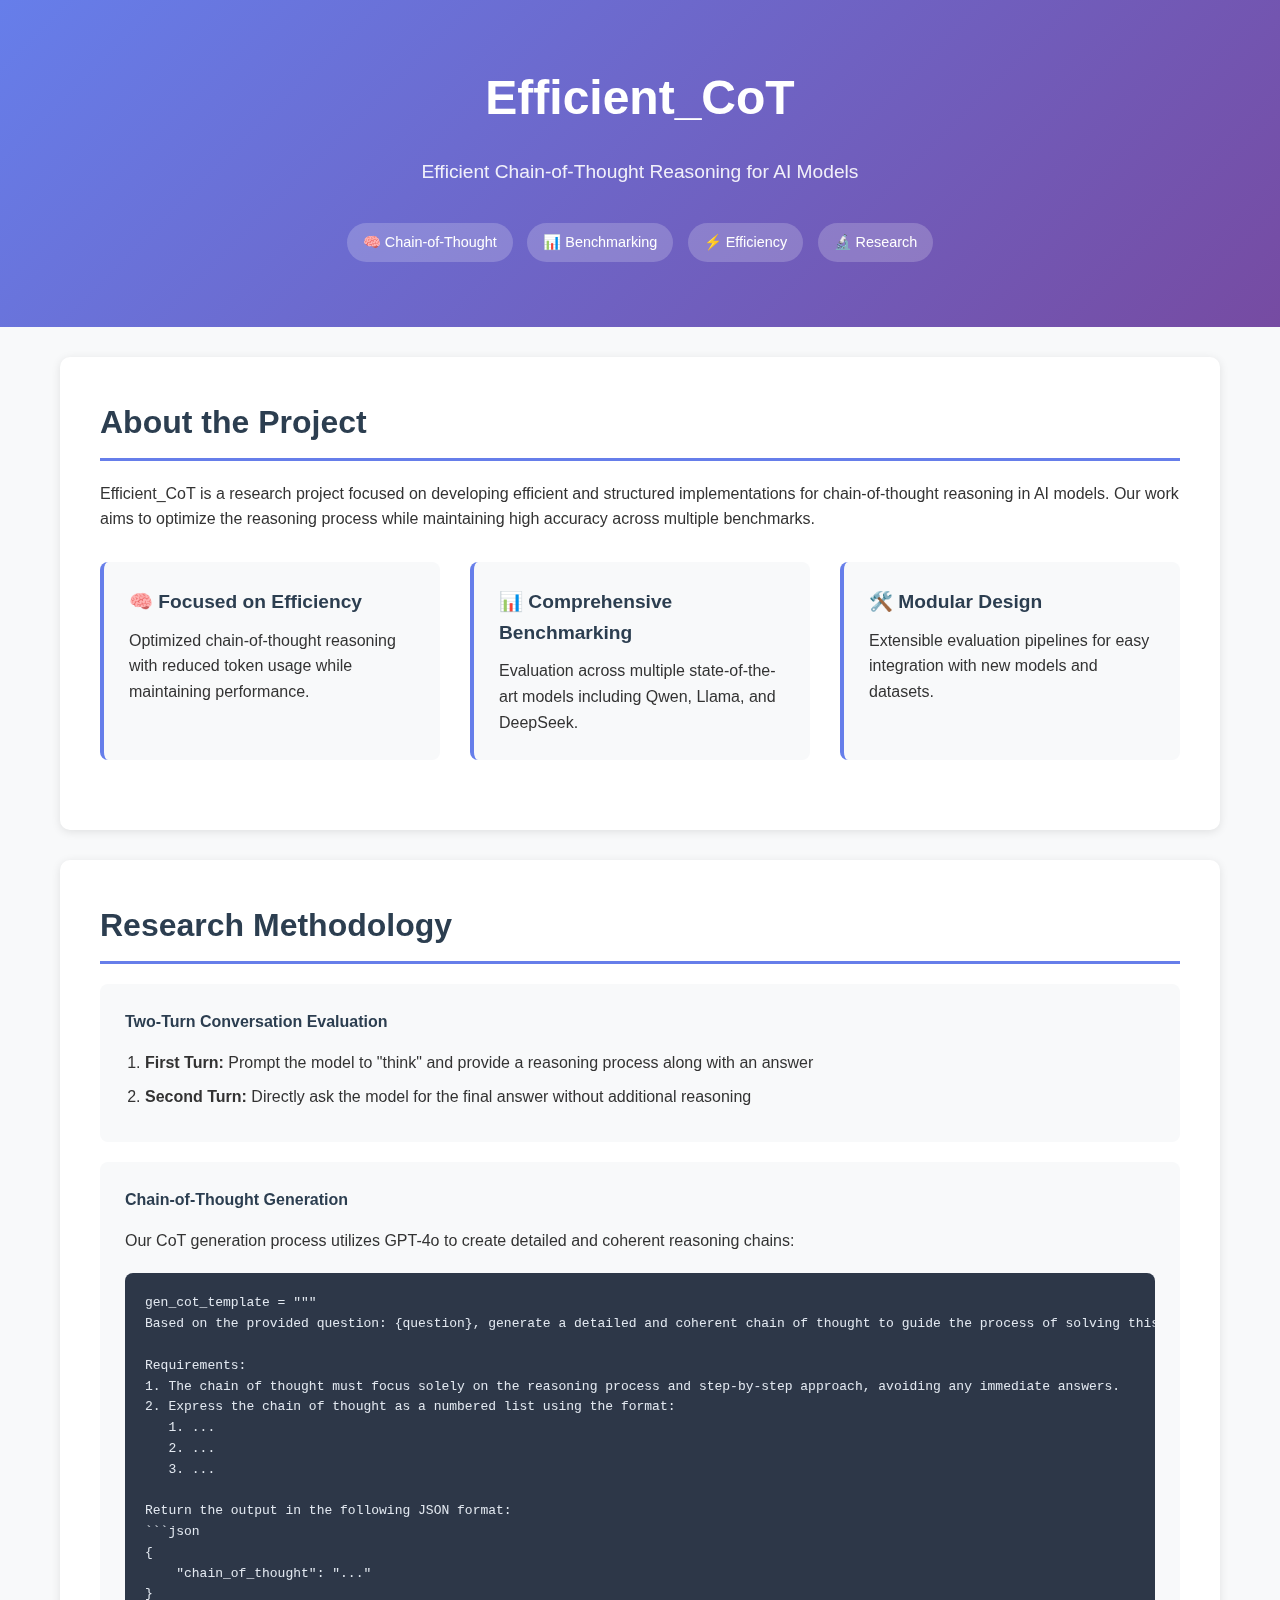
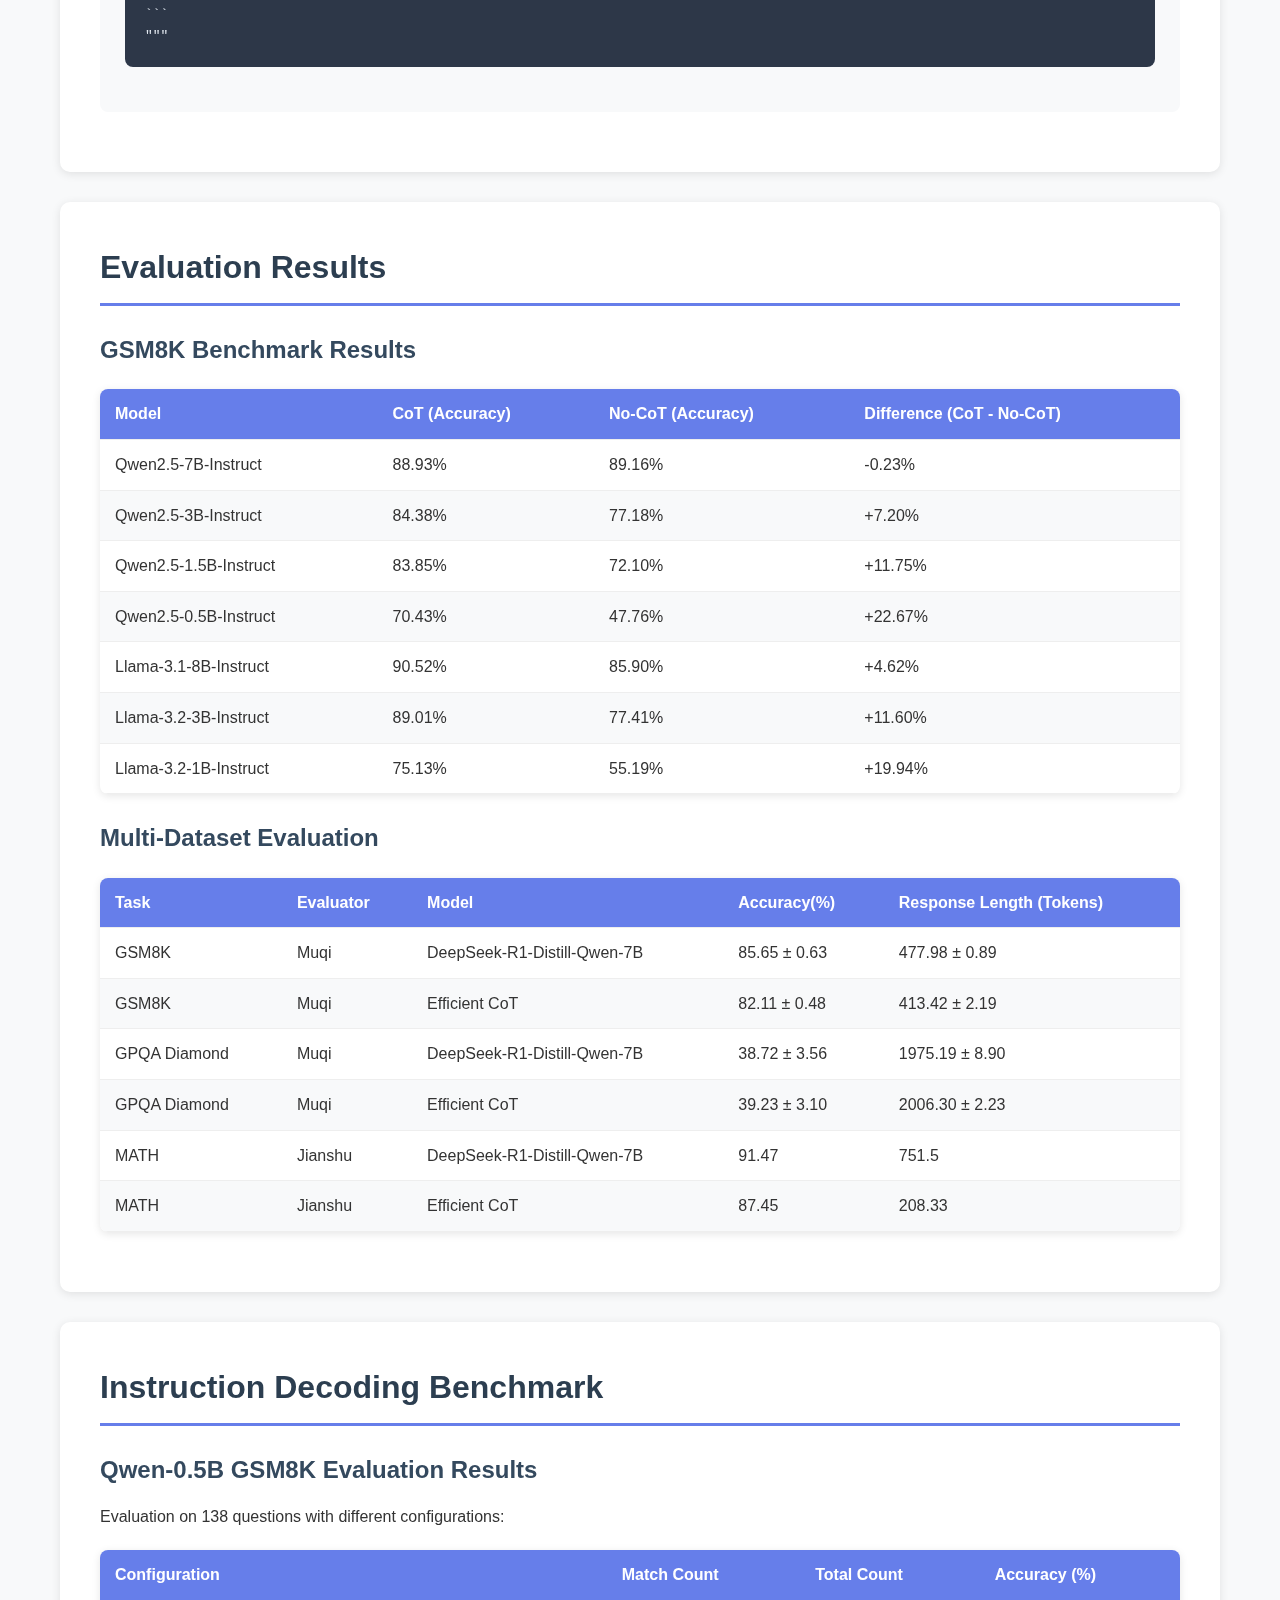
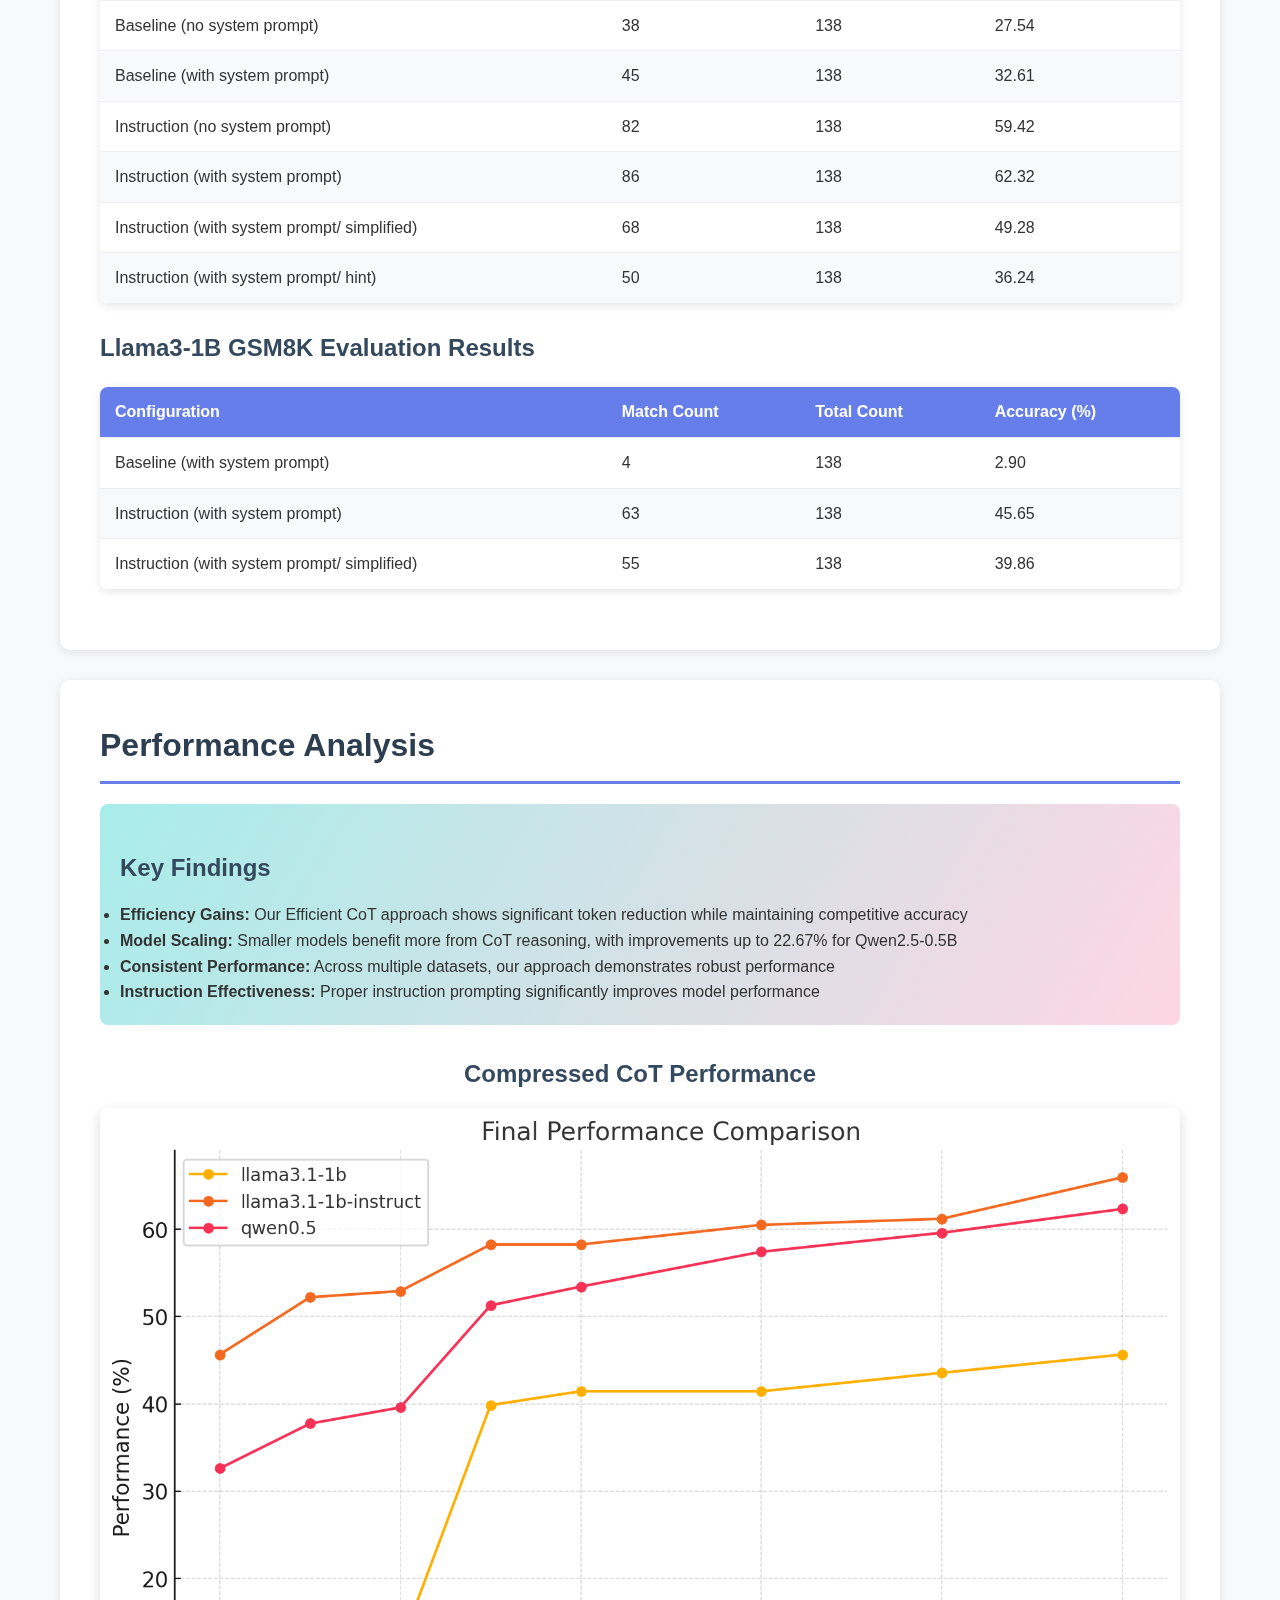
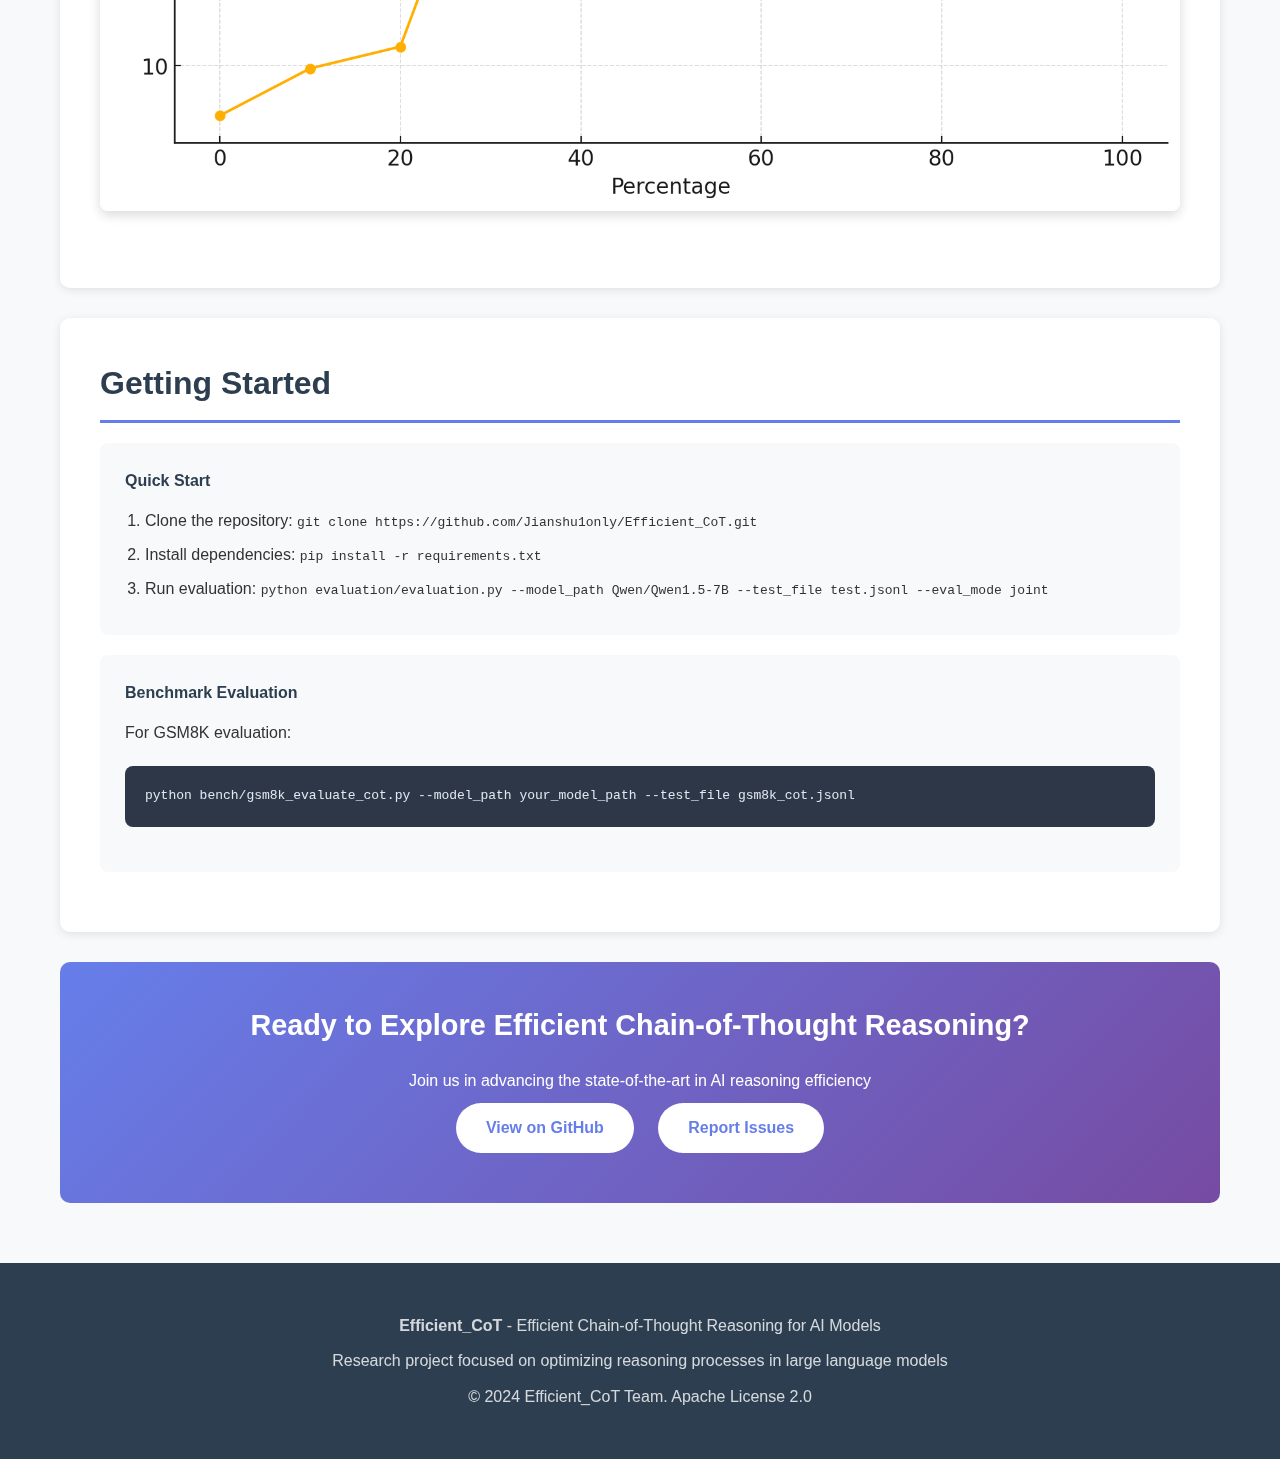
<file: doc/index.html>
<!DOCTYPE html>
<html lang="en">
<head>
    <meta charset="UTF-8">
    <meta name="viewport" content="width=device-width, initial-scale=1.0">
    <title>Efficient_CoT: Efficient Chain-of-Thought Reasoning</title>
    <style>
        * {
            margin: 0;
            padding: 0;
            box-sizing: border-box;
        }

        body {
            font-family: -apple-system, BlinkMacSystemFont, 'Segoe UI', Roboto, Oxygen, Ubuntu, Cantarell, sans-serif;
            line-height: 1.6;
            color: #333;
            background-color: #f8f9fa;
        }

        .container {
            max-width: 1200px;
            margin: 0 auto;
            padding: 0 20px;
        }

        header {
            background: linear-gradient(135deg, #667eea 0%, #764ba2 100%);
            color: white;
            padding: 60px 0;
            text-align: center;
        }

        .header-content h1 {
            font-size: 3rem;
            margin-bottom: 20px;
            font-weight: 700;
        }

        .header-content p {
            font-size: 1.2rem;
            opacity: 0.9;
            max-width: 600px;
            margin: 0 auto;
        }

        .badges {
            margin-top: 30px;
        }

        .badge {
            display: inline-block;
            background: rgba(255, 255, 255, 0.2);
            padding: 8px 16px;
            border-radius: 20px;
            margin: 5px;
            font-size: 0.9rem;
        }

        main {
            padding: 60px 0;
        }

        .section {
            background: white;
            margin: 30px 0;
            padding: 40px;
            border-radius: 10px;
            box-shadow: 0 2px 10px rgba(0, 0, 0, 0.1);
        }

        .section h2 {
            color: #2c3e50;
            font-size: 2rem;
            margin-bottom: 20px;
            border-bottom: 3px solid #667eea;
            padding-bottom: 10px;
        }

        .section h3 {
            color: #34495e;
            font-size: 1.5rem;
            margin: 25px 0 15px 0;
        }

        .features {
            display: grid;
            grid-template-columns: repeat(auto-fit, minmax(300px, 1fr));
            gap: 30px;
            margin: 30px 0;
        }

        .feature {
            background: #f8f9fa;
            padding: 25px;
            border-radius: 8px;
            border-left: 4px solid #667eea;
        }

        .feature h4 {
            color: #2c3e50;
            margin-bottom: 10px;
            font-size: 1.2rem;
        }

        .results-table {
            width: 100%;
            border-collapse: collapse;
            margin: 20px 0;
            background: white;
            border-radius: 8px;
            overflow: hidden;
            box-shadow: 0 2px 8px rgba(0, 0, 0, 0.1);
        }

        .results-table th,
        .results-table td {
            padding: 12px 15px;
            text-align: left;
            border-bottom: 1px solid #eee;
        }

        .results-table th {
            background: #667eea;
            color: white;
            font-weight: 600;
        }

        .results-table tr:nth-child(even) {
            background: #f8f9fa;
        }

        .results-table tr:hover {
            background: #e3f2fd;
        }

        .highlight {
            background: linear-gradient(120deg, #a8edea 0%, #fed6e3 100%);
            padding: 20px;
            border-radius: 8px;
            margin: 20px 0;
        }

        .methodology {
            background: #f8f9fa;
            padding: 25px;
            border-radius: 8px;
            margin: 20px 0;
        }

        .methodology h4 {
            color: #2c3e50;
            margin-bottom: 15px;
        }

        .methodology ol {
            padding-left: 20px;
        }

        .methodology li {
            margin: 8px 0;
        }

        .code-block {
            background: #2d3748;
            color: #e2e8f0;
            padding: 20px;
            border-radius: 8px;
            margin: 20px 0;
            overflow-x: auto;
        }

        .code-block pre {
            margin: 0;
        }

        .performance-chart {
            text-align: center;
            margin: 30px 0;
        }

        .performance-chart img {
            max-width: 100%;
            height: auto;
            border-radius: 8px;
            box-shadow: 0 4px 12px rgba(0, 0, 0, 0.15);
        }

        .cta {
            text-align: center;
            background: linear-gradient(135deg, #667eea 0%, #764ba2 100%);
            color: white;
            padding: 40px;
            border-radius: 10px;
            margin: 30px 0;
        }

        .cta h3 {
            margin-bottom: 20px;
            font-size: 1.8rem;
        }

        .btn {
            display: inline-block;
            background: white;
            color: #667eea;
            padding: 12px 30px;
            text-decoration: none;
            border-radius: 25px;
            font-weight: 600;
            margin: 10px;
            transition: all 0.3s ease;
        }

        .btn:hover {
            transform: translateY(-2px);
            box-shadow: 0 4px 12px rgba(0, 0, 0, 0.2);
        }

        footer {
            background: #2c3e50;
            color: white;
            text-align: center;
            padding: 40px 0;
            margin-top: 60px;
        }

        .footer-content {
            max-width: 800px;
            margin: 0 auto;
        }

        .footer-content p {
            margin: 10px 0;
            opacity: 0.8;
        }

        @media (max-width: 768px) {
            .header-content h1 {
                font-size: 2rem;
            }
            
            .section {
                padding: 20px;
            }
            
            .features {
                grid-template-columns: 1fr;
            }
        }
    </style>
</head>
<body>
    <header>
        <div class="container">
            <div class="header-content">
                <h1>Efficient_CoT</h1>
                <p>Efficient Chain-of-Thought Reasoning for AI Models</p>
                <div class="badges">
                    <span class="badge">🧠 Chain-of-Thought</span>
                    <span class="badge">📊 Benchmarking</span>
                    <span class="badge">⚡ Efficiency</span>
                    <span class="badge">🔬 Research</span>
                </div>
            </div>
        </div>
    </header>

    <main class="container">
        <section class="section">
            <h2>About the Project</h2>
            <p>Efficient_CoT is a research project focused on developing efficient and structured implementations for chain-of-thought reasoning in AI models. Our work aims to optimize the reasoning process while maintaining high accuracy across multiple benchmarks.</p>
            
            <div class="features">
                <div class="feature">
                    <h4>🧠 Focused on Efficiency</h4>
                    <p>Optimized chain-of-thought reasoning with reduced token usage while maintaining performance.</p>
                </div>
                <div class="feature">
                    <h4>📊 Comprehensive Benchmarking</h4>
                    <p>Evaluation across multiple state-of-the-art models including Qwen, Llama, and DeepSeek.</p>
                </div>
                <div class="feature">
                    <h4>🛠️ Modular Design</h4>
                    <p>Extensible evaluation pipelines for easy integration with new models and datasets.</p>
                </div>
            </div>
        </section>

        <section class="section">
            <h2>Research Methodology</h2>
            
            <div class="methodology">
                <h4>Two-Turn Conversation Evaluation</h4>
                <ol>
                    <li><strong>First Turn:</strong> Prompt the model to "think" and provide a reasoning process along with an answer</li>
                    <li><strong>Second Turn:</strong> Directly ask the model for the final answer without additional reasoning</li>
                </ol>
            </div>

            <div class="methodology">
                <h4>Chain-of-Thought Generation</h4>
                <p>Our CoT generation process utilizes GPT-4o to create detailed and coherent reasoning chains:</p>
                <div class="code-block">
                    <pre>gen_cot_template = """
Based on the provided question: {question}, generate a detailed and coherent chain of thought to guide the process of solving this question efficiently and effectively. 

Requirements:
1. The chain of thought must focus solely on the reasoning process and step-by-step approach, avoiding any immediate answers.
2. Express the chain of thought as a numbered list using the format:
   1. ...
   2. ...
   3. ...
   
Return the output in the following JSON format:
```json
{
    "chain_of_thought": "..."
}
```
"""</pre>
                </div>
            </div>
        </section>

        <section class="section">
            <h2>Evaluation Results</h2>
            
            <h3>GSM8K Benchmark Results</h3>
            <table class="results-table">
                <thead>
                    <tr>
                        <th>Model</th>
                        <th>CoT (Accuracy)</th>
                        <th>No-CoT (Accuracy)</th>
                        <th>Difference (CoT - No-CoT)</th>
                    </tr>
                </thead>
                <tbody>
                    <tr>
                        <td>Qwen2.5-7B-Instruct</td>
                        <td>88.93%</td>
                        <td>89.16%</td>
                        <td>-0.23%</td>
                    </tr>
                    <tr>
                        <td>Qwen2.5-3B-Instruct</td>
                        <td>84.38%</td>
                        <td>77.18%</td>
                        <td>+7.20%</td>
                    </tr>
                    <tr>
                        <td>Qwen2.5-1.5B-Instruct</td>
                        <td>83.85%</td>
                        <td>72.10%</td>
                        <td>+11.75%</td>
                    </tr>
                    <tr>
                        <td>Qwen2.5-0.5B-Instruct</td>
                        <td>70.43%</td>
                        <td>47.76%</td>
                        <td>+22.67%</td>
                    </tr>
                    <tr>
                        <td>Llama-3.1-8B-Instruct</td>
                        <td>90.52%</td>
                        <td>85.90%</td>
                        <td>+4.62%</td>
                    </tr>
                    <tr>
                        <td>Llama-3.2-3B-Instruct</td>
                        <td>89.01%</td>
                        <td>77.41%</td>
                        <td>+11.60%</td>
                    </tr>
                    <tr>
                        <td>Llama-3.2-1B-Instruct</td>
                        <td>75.13%</td>
                        <td>55.19%</td>
                        <td>+19.94%</td>
                    </tr>
                </tbody>
            </table>

            <h3>Multi-Dataset Evaluation</h3>
            <table class="results-table">
                <thead>
                    <tr>
                        <th>Task</th>
                        <th>Evaluator</th>
                        <th>Model</th>
                        <th>Accuracy(%)</th>
                        <th>Response Length (Tokens)</th>
                    </tr>
                </thead>
                <tbody>
                    <tr>
                        <td>GSM8K</td>
                        <td>Muqi</td>
                        <td>DeepSeek-R1-Distill-Qwen-7B</td>
                        <td>85.65 ± 0.63</td>
                        <td>477.98 ± 0.89</td>
                    </tr>
                    <tr>
                        <td>GSM8K</td>
                        <td>Muqi</td>
                        <td>Efficient CoT</td>
                        <td>82.11 ± 0.48</td>
                        <td>413.42 ± 2.19</td>
                    </tr>
                    <tr>
                        <td>GPQA Diamond</td>
                        <td>Muqi</td>
                        <td>DeepSeek-R1-Distill-Qwen-7B</td>
                        <td>38.72 ± 3.56</td>
                        <td>1975.19 ± 8.90</td>
                    </tr>
                    <tr>
                        <td>GPQA Diamond</td>
                        <td>Muqi</td>
                        <td>Efficient CoT</td>
                        <td>39.23 ± 3.10</td>
                        <td>2006.30 ± 2.23</td>
                    </tr>
                    <tr>
                        <td>MATH</td>
                        <td>Jianshu</td>
                        <td>DeepSeek-R1-Distill-Qwen-7B</td>
                        <td>91.47</td>
                        <td>751.5</td>
                    </tr>
                    <tr>
                        <td>MATH</td>
                        <td>Jianshu</td>
                        <td>Efficient CoT</td>
                        <td>87.45</td>
                        <td>208.33</td>
                    </tr>
                </tbody>
            </table>
        </section>

        <section class="section">
            <h2>Instruction Decoding Benchmark</h2>
            
            <h3>Qwen-0.5B GSM8K Evaluation Results</h3>
            <p>Evaluation on 138 questions with different configurations:</p>
            <table class="results-table">
                <thead>
                    <tr>
                        <th>Configuration</th>
                        <th>Match Count</th>
                        <th>Total Count</th>
                        <th>Accuracy (%)</th>
                    </tr>
                </thead>
                <tbody>
                    <tr>
                        <td>Baseline (no system prompt)</td>
                        <td>38</td>
                        <td>138</td>
                        <td>27.54</td>
                    </tr>
                    <tr>
                        <td>Baseline (with system prompt)</td>
                        <td>45</td>
                        <td>138</td>
                        <td>32.61</td>
                    </tr>
                    <tr>
                        <td>Instruction (no system prompt)</td>
                        <td>82</td>
                        <td>138</td>
                        <td>59.42</td>
                    </tr>
                    <tr>
                        <td>Instruction (with system prompt)</td>
                        <td>86</td>
                        <td>138</td>
                        <td>62.32</td>
                    </tr>
                    <tr>
                        <td>Instruction (with system prompt/ simplified)</td>
                        <td>68</td>
                        <td>138</td>
                        <td>49.28</td>
                    </tr>
                    <tr>
                        <td>Instruction (with system prompt/ hint)</td>
                        <td>50</td>
                        <td>138</td>
                        <td>36.24</td>
                    </tr>
                </tbody>
            </table>

            <h3>Llama3-1B GSM8K Evaluation Results</h3>
            <table class="results-table">
                <thead>
                    <tr>
                        <th>Configuration</th>
                        <th>Match Count</th>
                        <th>Total Count</th>
                        <th>Accuracy (%)</th>
                    </tr>
                </thead>
                <tbody>
                    <tr>
                        <td>Baseline (with system prompt)</td>
                        <td>4</td>
                        <td>138</td>
                        <td>2.90</td>
                    </tr>
                    <tr>
                        <td>Instruction (with system prompt)</td>
                        <td>63</td>
                        <td>138</td>
                        <td>45.65</td>
                    </tr>
                    <tr>
                        <td>Instruction (with system prompt/ simplified)</td>
                        <td>55</td>
                        <td>138</td>
                        <td>39.86</td>
                    </tr>
                </tbody>
            </table>
        </section>

        <section class="section">
            <h2>Performance Analysis</h2>
            
            <div class="highlight">
                <h3>Key Findings</h3>
                <ul>
                    <li><strong>Efficiency Gains:</strong> Our Efficient CoT approach shows significant token reduction while maintaining competitive accuracy</li>
                    <li><strong>Model Scaling:</strong> Smaller models benefit more from CoT reasoning, with improvements up to 22.67% for Qwen2.5-0.5B</li>
                    <li><strong>Consistent Performance:</strong> Across multiple datasets, our approach demonstrates robust performance</li>
                    <li><strong>Instruction Effectiveness:</strong> Proper instruction prompting significantly improves model performance</li>
                </ul>
            </div>

            <div class="performance-chart">
                <h3>Compressed CoT Performance</h3>
                <img src="../output.png" alt="Performance Chart" style="max-width: 100%; height: auto;">
            </div>
        </section>

        <section class="section">
            <h2>Getting Started</h2>
            
            <div class="methodology">
                <h4>Quick Start</h4>
                <ol>
                    <li>Clone the repository: <code>git clone https://github.com/Jianshu1only/Efficient_CoT.git</code></li>
                    <li>Install dependencies: <code>pip install -r requirements.txt</code></li>
                    <li>Run evaluation: <code>python evaluation/evaluation.py --model_path Qwen/Qwen1.5-7B --test_file test.jsonl --eval_mode joint</code></li>
                </ol>
            </div>

            <div class="methodology">
                <h4>Benchmark Evaluation</h4>
                <p>For GSM8K evaluation:</p>
                <div class="code-block">
                    <pre>python bench/gsm8k_evaluate_cot.py --model_path your_model_path --test_file gsm8k_cot.jsonl</pre>
                </div>
            </div>
        </section>

        <div class="cta">
            <h3>Ready to Explore Efficient Chain-of-Thought Reasoning?</h3>
            <p>Join us in advancing the state-of-the-art in AI reasoning efficiency</p>
            <a href="https://github.com/Jianshu1only/Efficient_CoT" class="btn">View on GitHub</a>
            <a href="https://github.com/Jianshu1only/Efficient_CoT/issues" class="btn">Report Issues</a>
        </div>
    </main>

    <footer>
        <div class="container">
            <div class="footer-content">
                <p><strong>Efficient_CoT</strong> - Efficient Chain-of-Thought Reasoning for AI Models</p>
                <p>Research project focused on optimizing reasoning processes in large language models</p>
                <p>© 2024 Efficient_CoT Team. Apache License 2.0</p>
            </div>
        </div>
    </footer>
</body>
</html>
</file>
